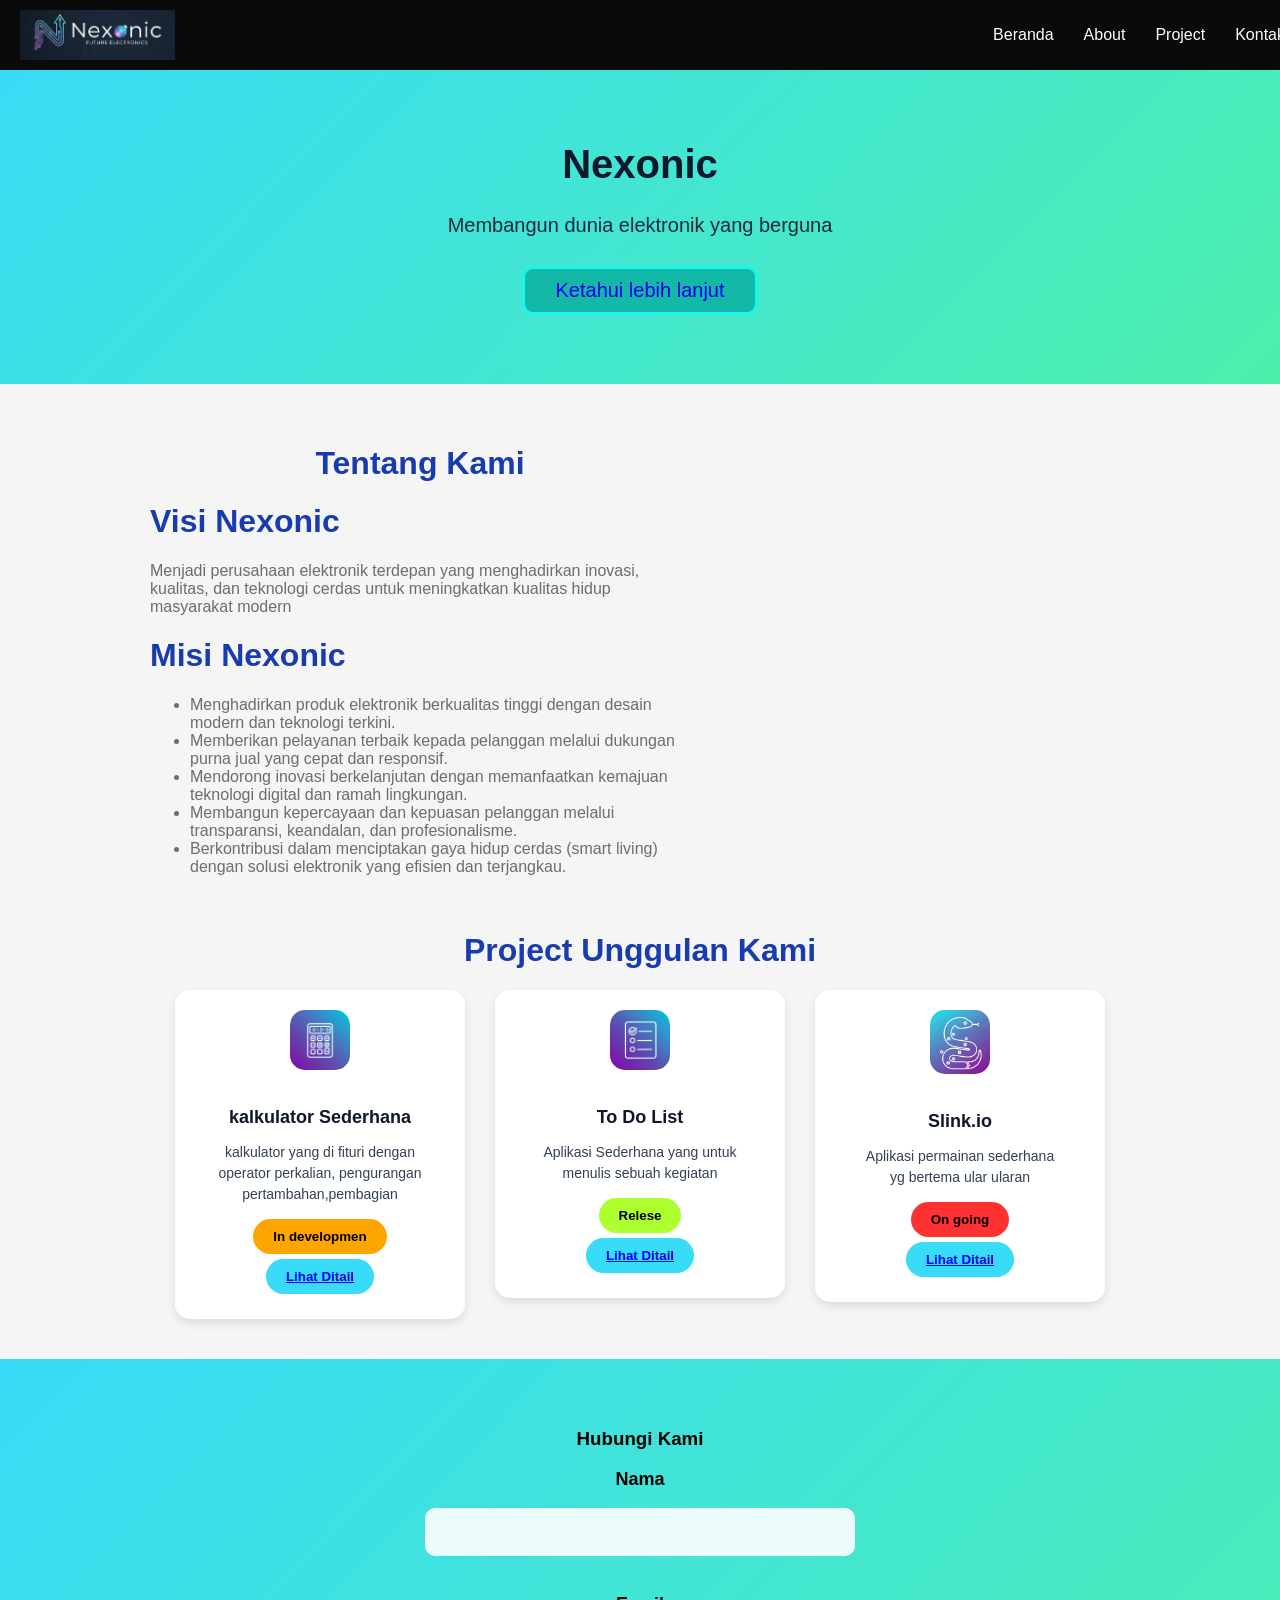
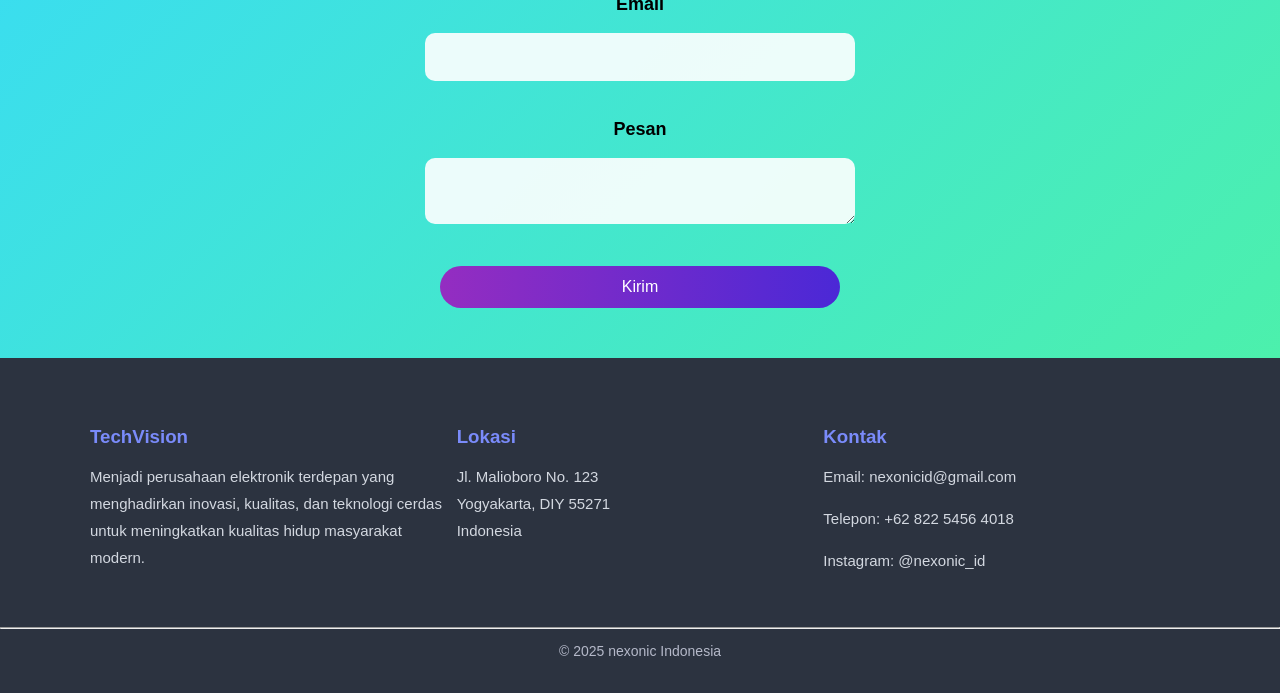
<file: index.html>
<!DOCTYPE html>
<html lang="en">
<head>
    <meta charset="UTF-8">
    <meta name="viewport" content="width=device-width, initial-scale=1.0">
    <link rel="stylesheet" href="style.css">
    <title>Nexonic - Innovate Beyond Limits</title>
</head>
<body>
    <nav>
        <img src="assets/Screenshot 2025-10-28 085207.png" alt="Logo Nexonic" class="logo">
        <ul>
            <li><a href="#home">Beranda</a></li>
            <li><a href="#Tentang">About</a></li>
            <li><a href="#Project">Project</a></li>
            <li><a href="#Kontak">Kontak</a></li>
        </ul>
    </nav>
    <header>
        <h1 id="home">Nexonic</h1>
        <p>Membangun dunia elektronik yang berguna</p>
        <button class="btn-biru"><a href="#Tentang">Ketahui lebih lanjut</a></button>
    </header>
        <main>
        
    <span>
        <div id="Tentang">
            <h1 class="judul">Tentang Kami</h1>
        <h1 class="visi">Visi Nexonic</h1>
        <p class="deskirpsi">Menjadi perusahaan elektronik terdepan yang menghadirkan inovasi, kualitas, 
            dan teknologi cerdas untuk meningkatkan kualitas hidup masyarakat modern</p>
        <h1 class="misi">Misi Nexonic</h1>
        <ul class="deskirpsi2">
            <li>Menghadirkan produk elektronik berkualitas tinggi dengan desain modern dan teknologi terkini.</li>
            <li>Memberikan pelayanan terbaik kepada pelanggan melalui dukungan purna jual yang cepat dan responsif.</li>
            <li>Mendorong inovasi berkelanjutan dengan memanfaatkan kemajuan teknologi digital dan ramah lingkungan.</li>
            <li>Membangun kepercayaan dan kepuasan pelanggan melalui transparansi, keandalan, dan profesionalisme.</li>
            <li>Berkontribusi dalam menciptakan gaya hidup cerdas (smart living) dengan solusi elektronik yang efisien dan terjangkau.</li>
        </ul>
    </div>
        <div class="slideshow" >
  <div class="slide fade">
    <img src="assets/persahaan.png.png" alt="tmpt perusahaan" >
  </div>
  <div class="slide fade">
    <img src="assets/kantor.png" alt="Tmpt kerja karyawan">
  </div>
  <div class="slide fade">
    <img src="assets/rapat.png" alt="lingkungan karyawan">
  </div>
</div>
</span>
<h1 class="judul2" id="Project">Project Unggulan Kami</h1>
<div class="Project">
    <ul class="list">
        <li>
            <img src="assets/kalokulator.png" alt="kalokulator" width="40px">
            <h3>kalkulator Sederhana</h3>
            <p>kalkulator yang di fituri dengan <br>operator perkalian, pengurangan <br>pertambahan,pembagian</p>
            <button class="label1">In developmen</button>
            <button class="label2"><a href="project/kalkulator.html">Lihat Ditail</a></button>
        </li>
        <li>
            <img src="assets/todolist.png" alt="To Do List" width="40px">
            <h3>To Do List</h3>
            <p>Aplikasi Sederhana yang untuk <br>menulis sebuah kegiatan</p>
             <button class="label3">Relese</button>
            <button class="label2"><a href="project/todolist.html">Lihat Ditail</a></button>
        </li>
        <li>
            <img src="assets/ular.png" alt="Slink.io" width="40px">
            <h3>Slink.io</h3>
            <p>Aplikasi permainan sederhana <br>yg bertema ular ularan</p>
             <button class="label4">On going</button>
            <button class="label2"><a href="project/slink.html">Lihat Ditail</a></button>
        </li>
    </ul>
</div>
    </main>
    <footer id="Kontak">
        <h3 class="judul3">Hubungi Kami</h3>
        <div class="input">
        <label for="#">Nama</label><br><br>
        <input type="text" id="name" name="name" required><br><br>
        <label for="#">Email</label><br><br>
        <input type="text" id="Email" name="Email" required><br><br>
        <label for="#">Pesan</label><br><br>
        <textarea name="message" id="message" required></textarea><br><br>
        <button class="button">Kirim</button>
    </div>
    </footer>
    <section>
  <div class="footer-container">
    <div class="footer-section">
      <h3>TechVision</h3>
      <p>Menjadi perusahaan elektronik terdepan yang menghadirkan inovasi, kualitas, dan teknologi cerdas untuk meningkatkan kualitas hidup masyarakat modern.</p>
    </div>

    <div class="footer-section">
      <h3>Lokasi</h3>
      <p>Jl. Malioboro No. 123<br>Yogyakarta, DIY 55271<br>Indonesia</p>
    </div>

    <div class="footer-section">
      <h3>Kontak</h3>
      <p>Email: nexonicid@gmail.com</p>
      <p>Telepon: +62 822 5456 4018</p>
      <p>Instagram: @nexonic_id</p>
    </div>
  </div>

  <hr>

  <div class="footer-bottom">
    <p>© 2025 nexonic Indonesia</p>
  </div>
</section>
</body>
</html>
</file>
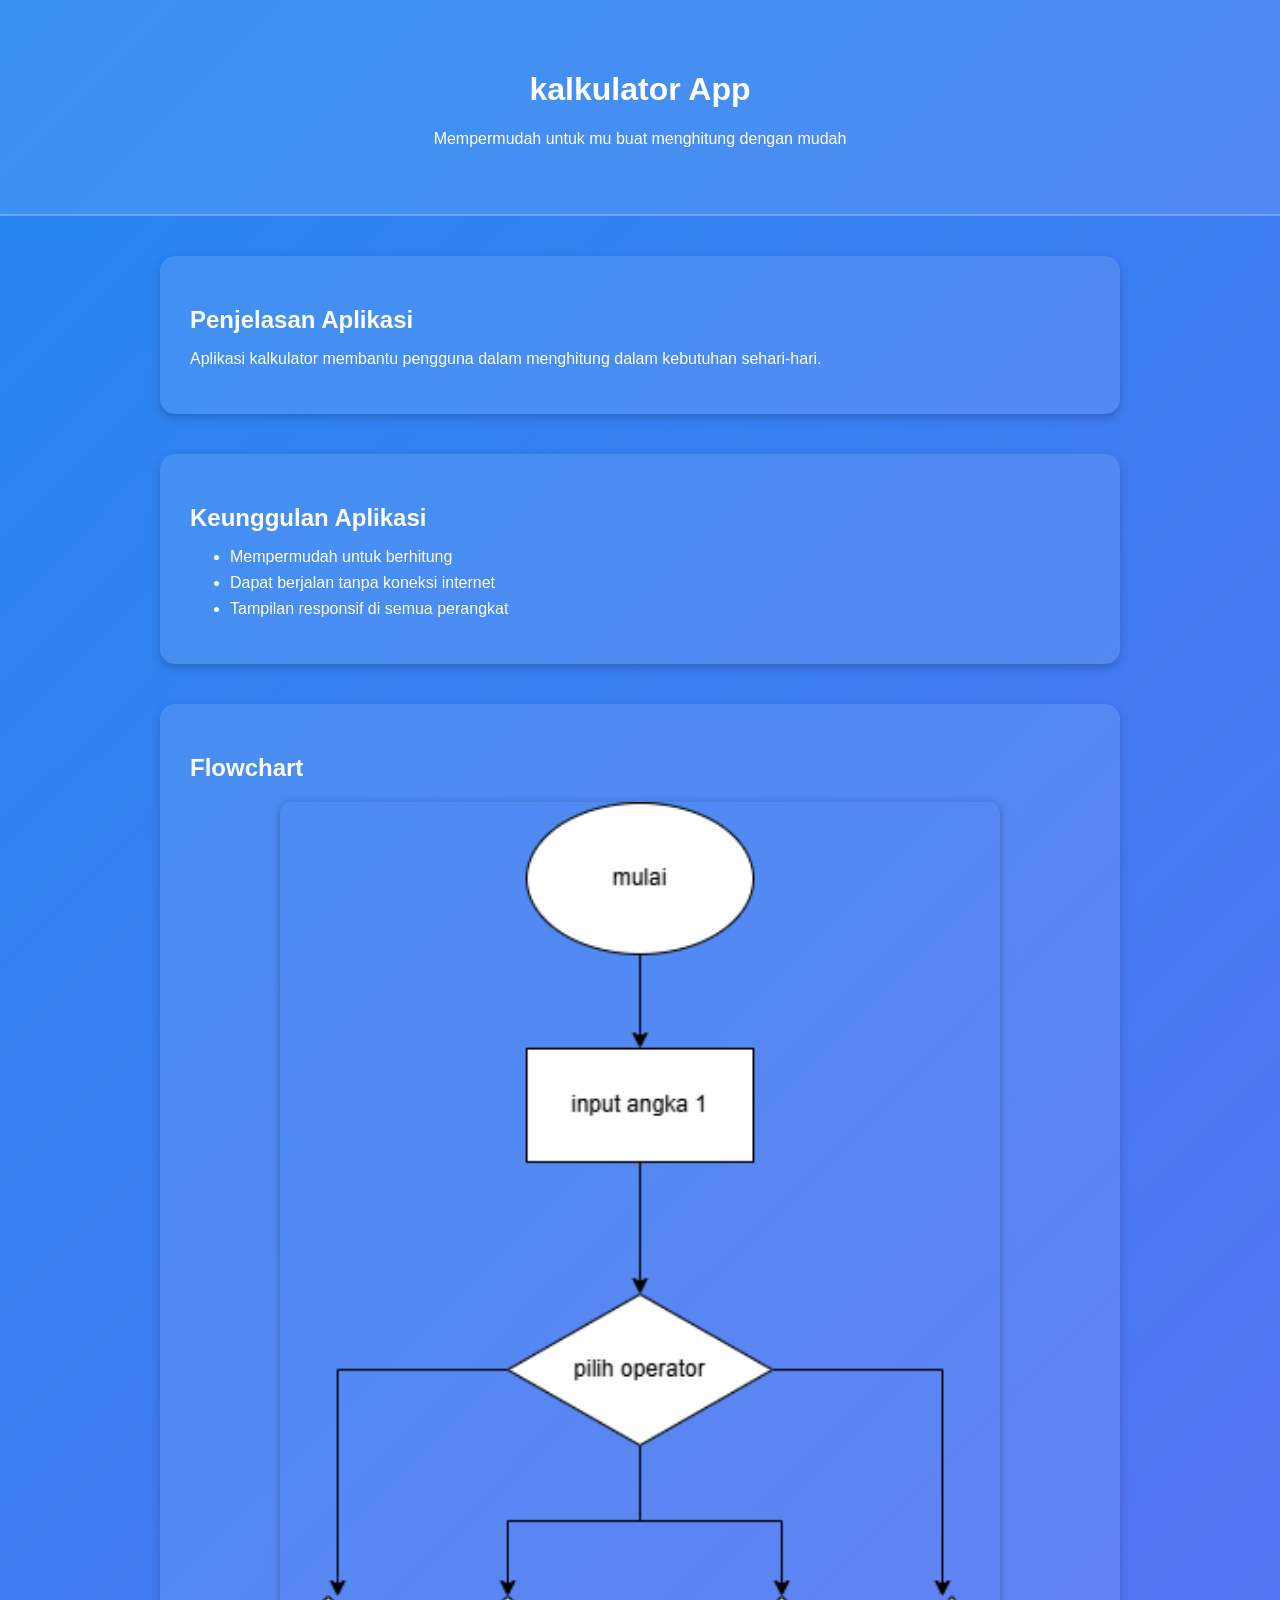
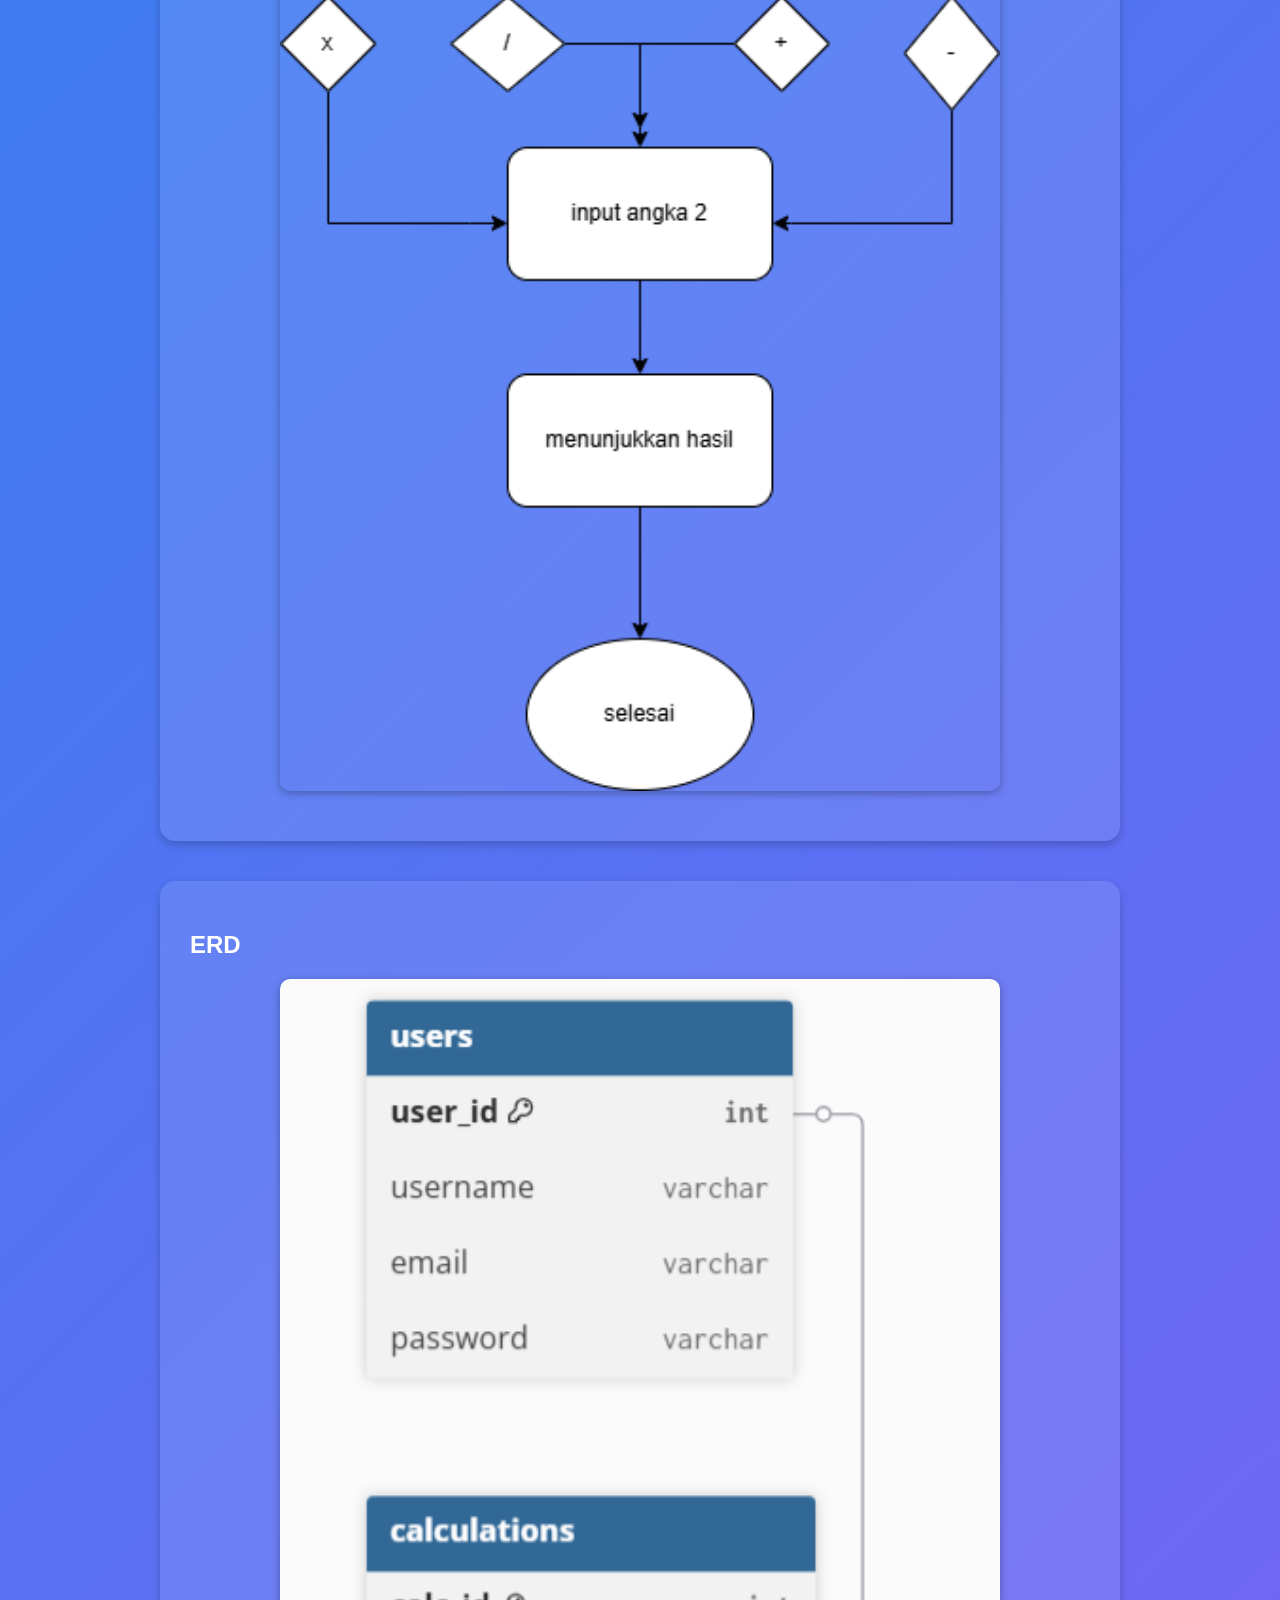
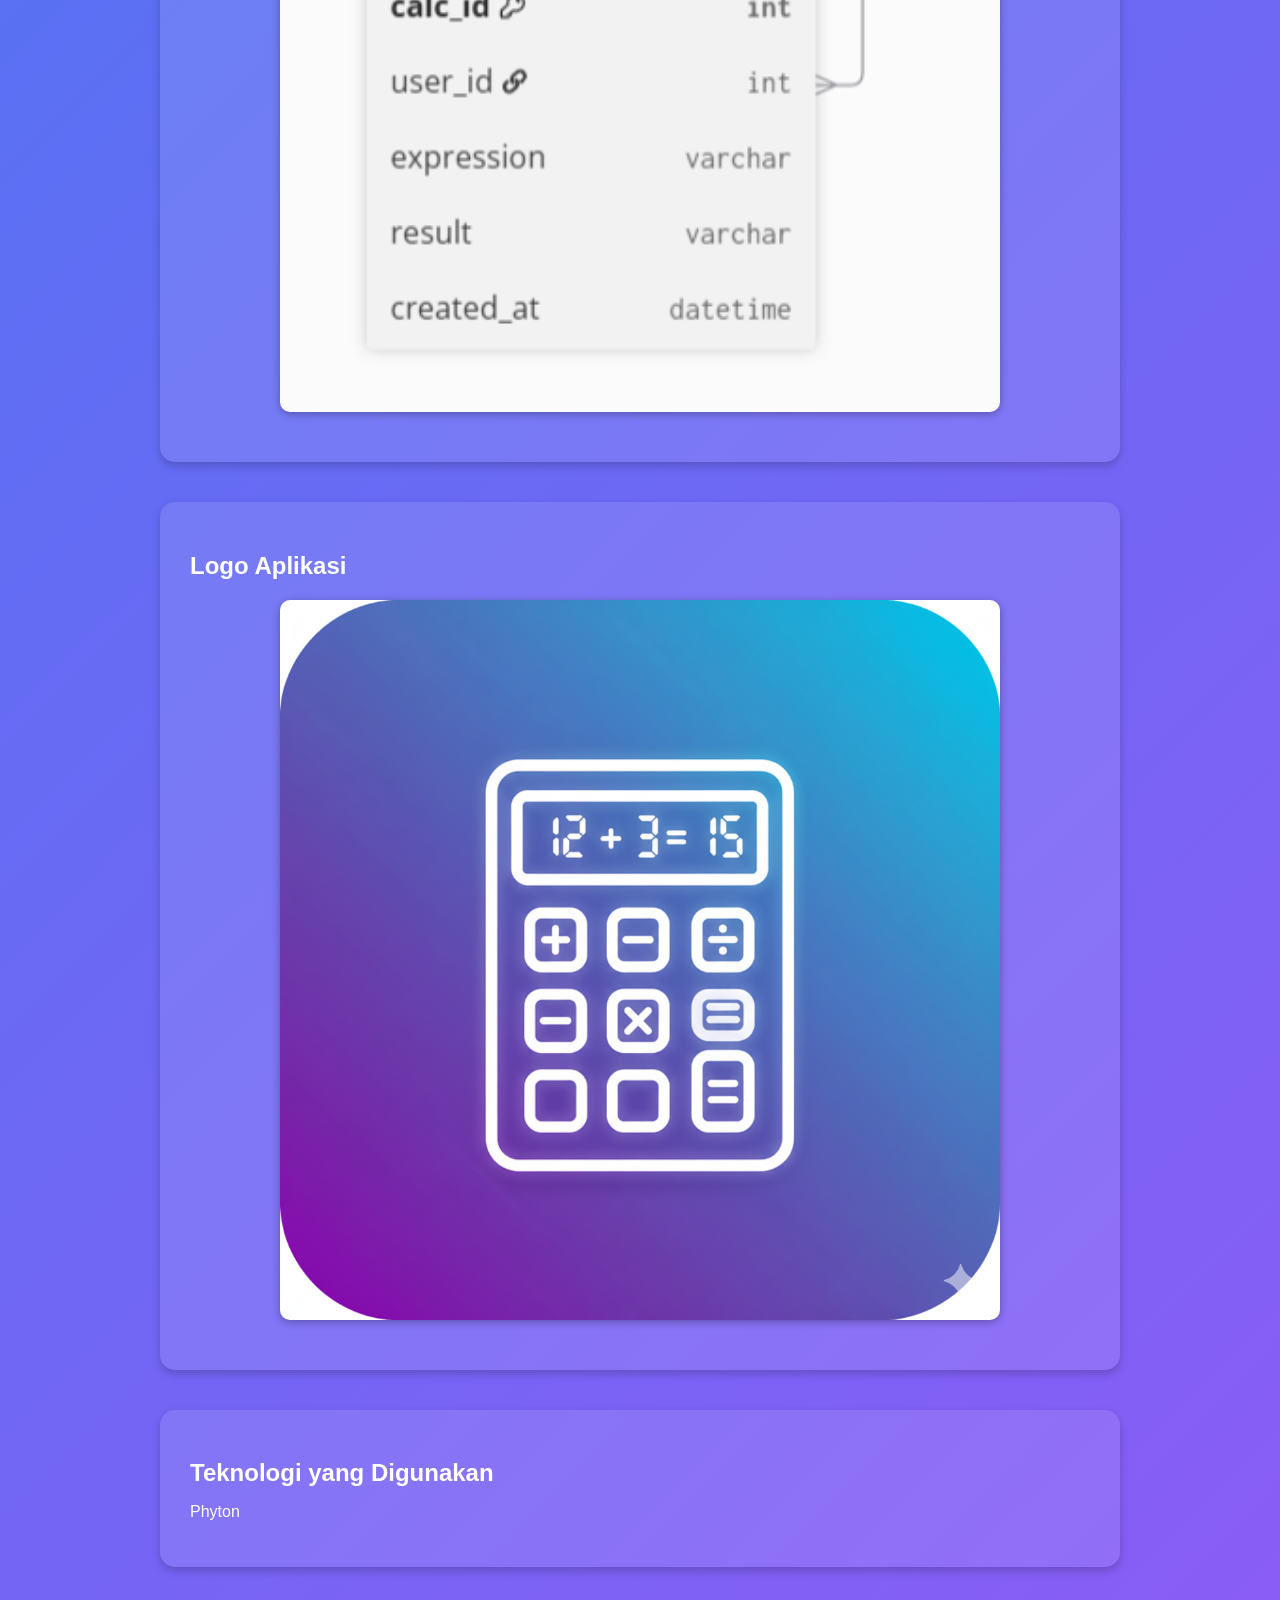
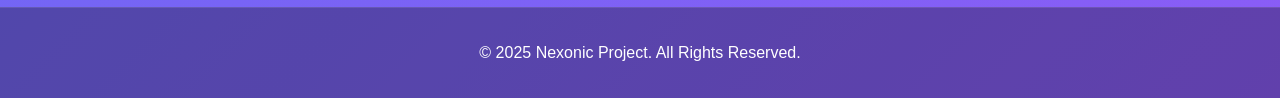
<file: project/kalkulator.html>
<!DOCTYPE html>
<html lang="id">
<head>
  <meta charset="UTF-8">
  <meta name="viewport" content="width=device-width, initial-scale=1.0">
  <title>Detail Proyek - kalkulator APP</title>
  <link rel="stylesheet" href="todolist.css">
</head>
<body>
  <header class="header-detail">
    <h1>kalkulator App</h1>
    <p>Mempermudah untuk mu buat menghitung dengan mudah</p>
  </header>

  <section class="project-section">
    <h2>Penjelasan Aplikasi</h2>
    <p>Aplikasi kalkulator membantu pengguna dalam menghitung dalam kebutuhan sehari-hari. </p>
  </section>

  <section class="project-section">
    <h2>Keunggulan Aplikasi</h2>
    <ul>
      <li>Mempermudah untuk berhitung</li>
      <li>Dapat berjalan tanpa koneksi internet</li>
      <li>Tampilan responsif di semua perangkat</li>
    </ul>
  </section>

  <section class="project-section">
    <h2>Flowchart</h2>
    <img src="../assets/kalkulatorpng.drawio.png" alt="Flowchart To Do List" class="diagram">
  </section>

  <section class="project-section">
    <h2>ERD</h2>
    <img src="../assets/kalkulator.png" alt="ERD To Do List" class="diagram">
  </section>

  <section class="project-section">
    <h2>Logo Aplikasi</h2>
    <img src="../assets/kalokulator.png" alt="Logo To Do List" class="logo">
  </section>

  <section class="project-section">
    <h2>Teknologi yang Digunakan</h2>
    <p>Phyton</p>
  </section>

  <footer class="footer">
    <p>© 2025 Nexonic Project. All Rights Reserved.</p>
  </footer>
</body>
</html>
</file>
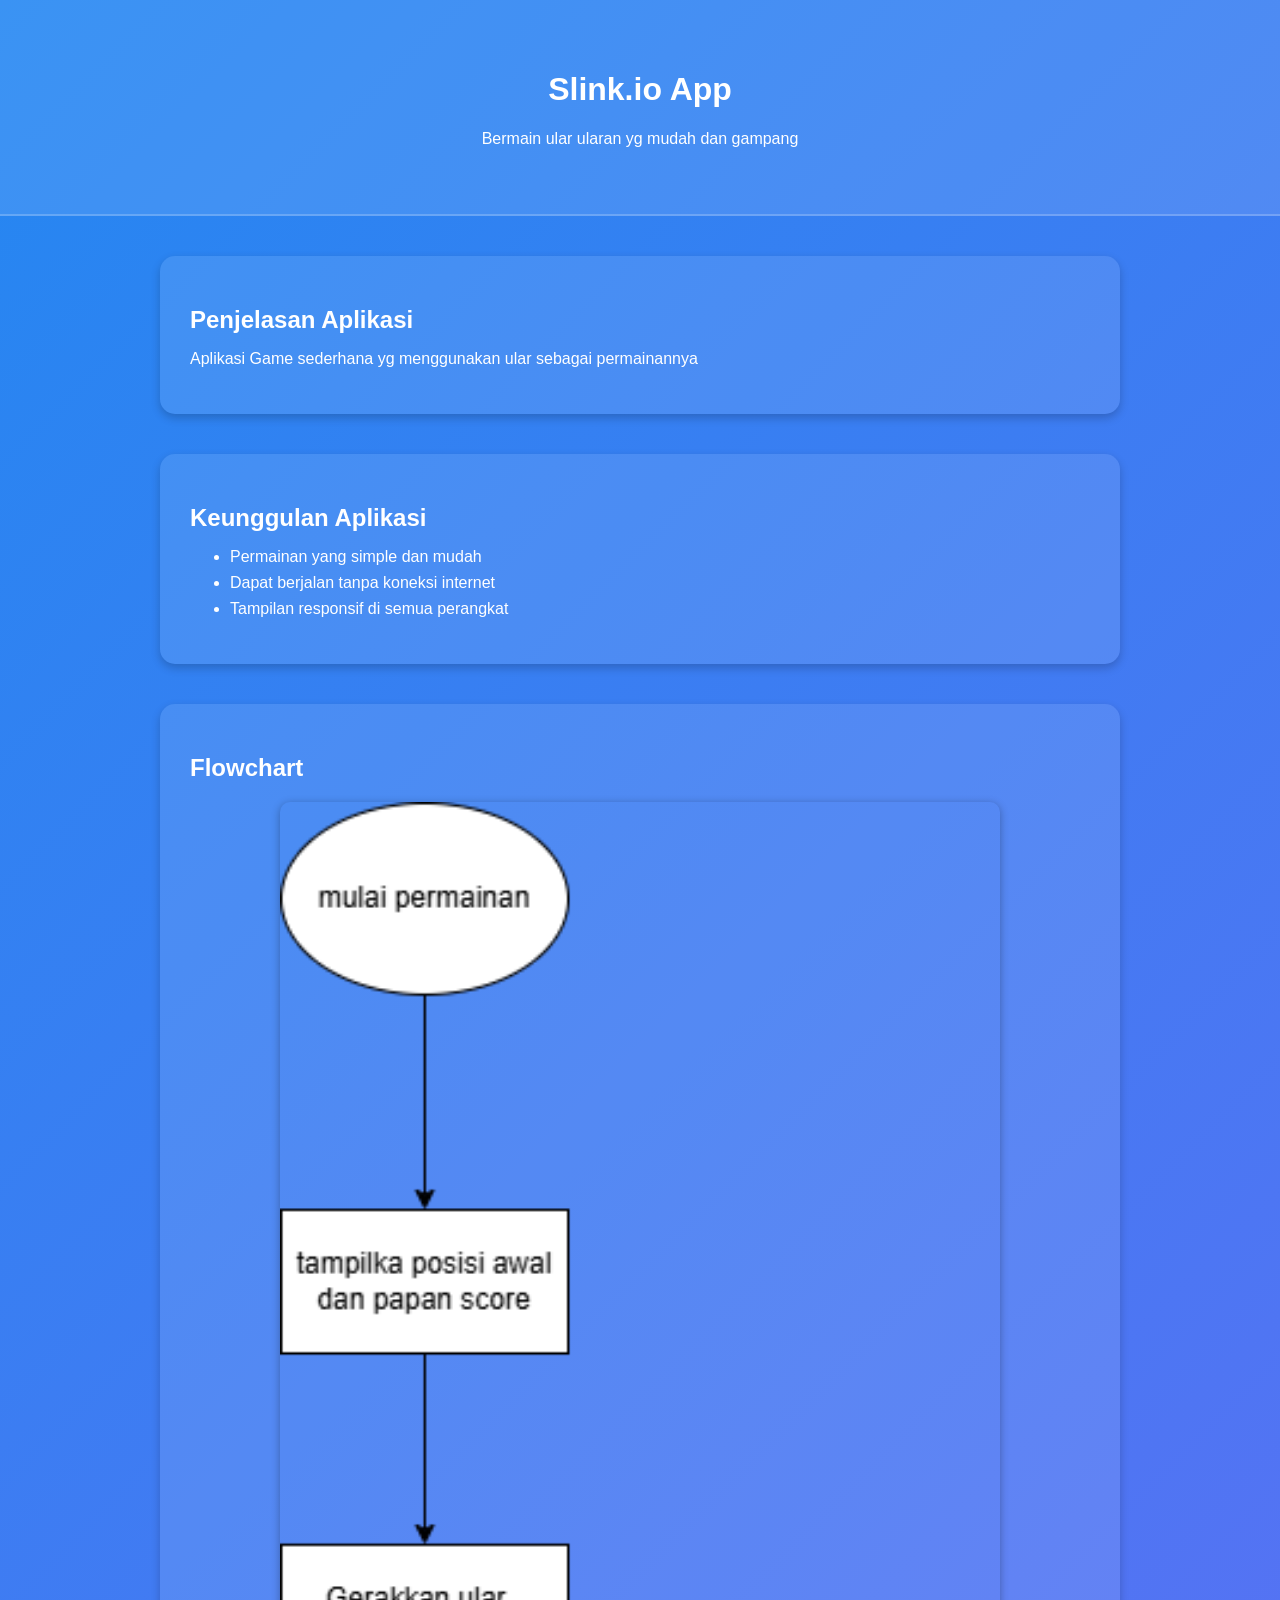
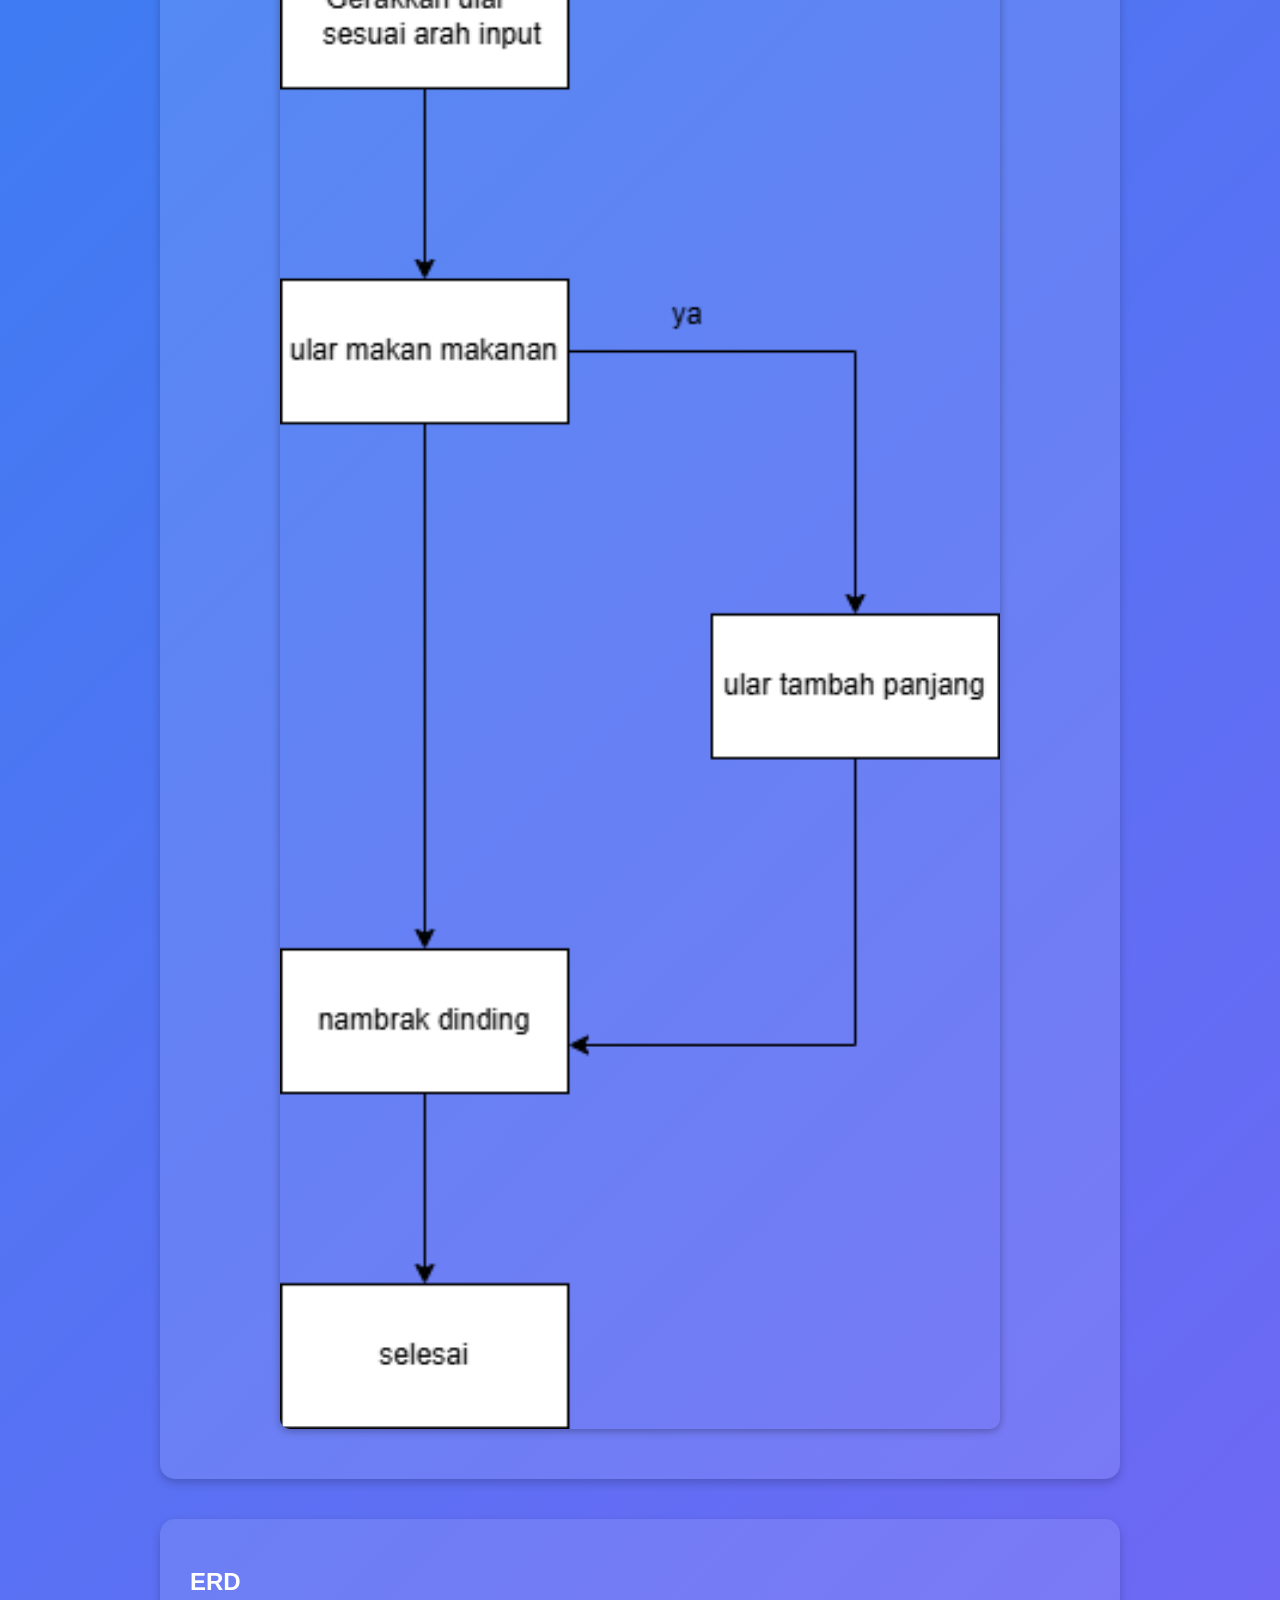
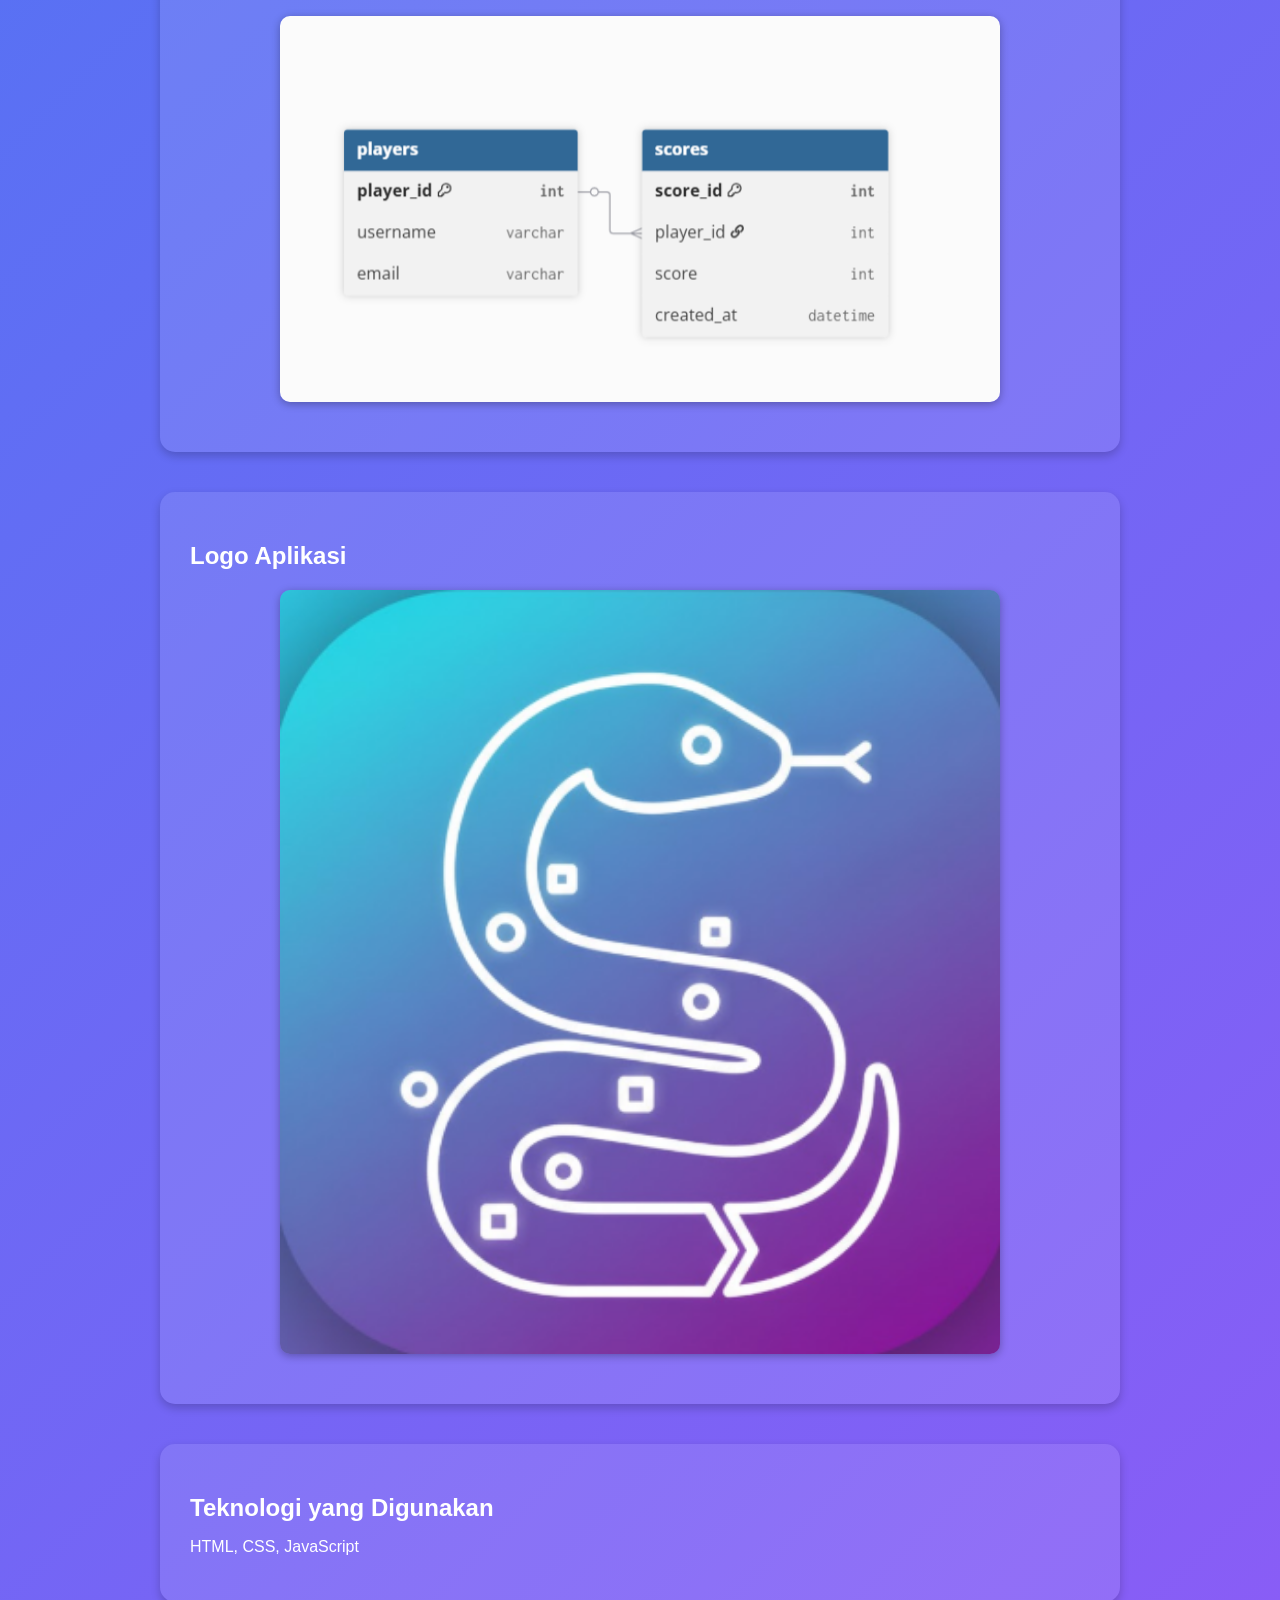
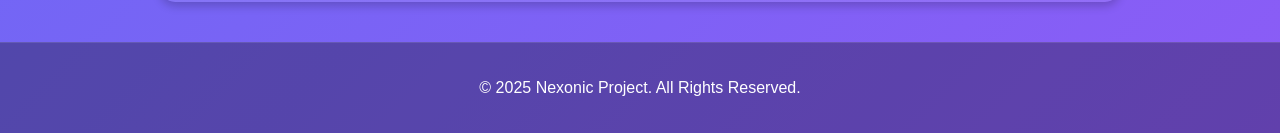
<file: project/slink.html>
<!DOCTYPE html>
<html lang="id">
<head>
  <meta charset="UTF-8">
  <meta name="viewport" content="width=device-width, initial-scale=1.0">
  <title>Detail Proyek - Slink.io App</title>
  <link rel="stylesheet" href="todolist.css">
</head>
<body>
  <header class="header-detail">
    <h1>Slink.io App</h1>
    <p>Bermain ular ularan yg mudah dan gampang</p>
  </header>

  <section class="project-section">
    <h2>Penjelasan Aplikasi</h2>
    <p>Aplikasi Game sederhana yg menggunakan ular sebagai permainannya</p>
  </section>

  <section class="project-section">
    <h2>Keunggulan Aplikasi</h2>
    <ul>
      <li>Permainan yang simple dan mudah</li>
      <li>Dapat berjalan tanpa koneksi internet</li>
      <li>Tampilan responsif di semua perangkat</li>
    </ul>
  </section>

  <section class="project-section">
    <h2>Flowchart</h2>
    <img src="../assets/slinkio.drawio.png" alt="Flowchart slink.io" class="diagram">
  </section>

  <section class="project-section">
    <h2>ERD</h2>
    <img src="../assets/slink.ioedr.png" alt="ERD slink.io" class="diagram">
  </section>

  <section class="project-section">
    <h2>Logo Aplikasi</h2>
    <img src="../assets/ular.png" alt="Logo slink.io" class="logo">
  </section>

  <section class="project-section">
    <h2>Teknologi yang Digunakan</h2>
    <p>HTML, CSS, JavaScript</p>
  </section>

  <footer class="footer">
    <p>© 2025 Nexonic Project. All Rights Reserved.</p>
  </footer>
</body>
</html>
</file>
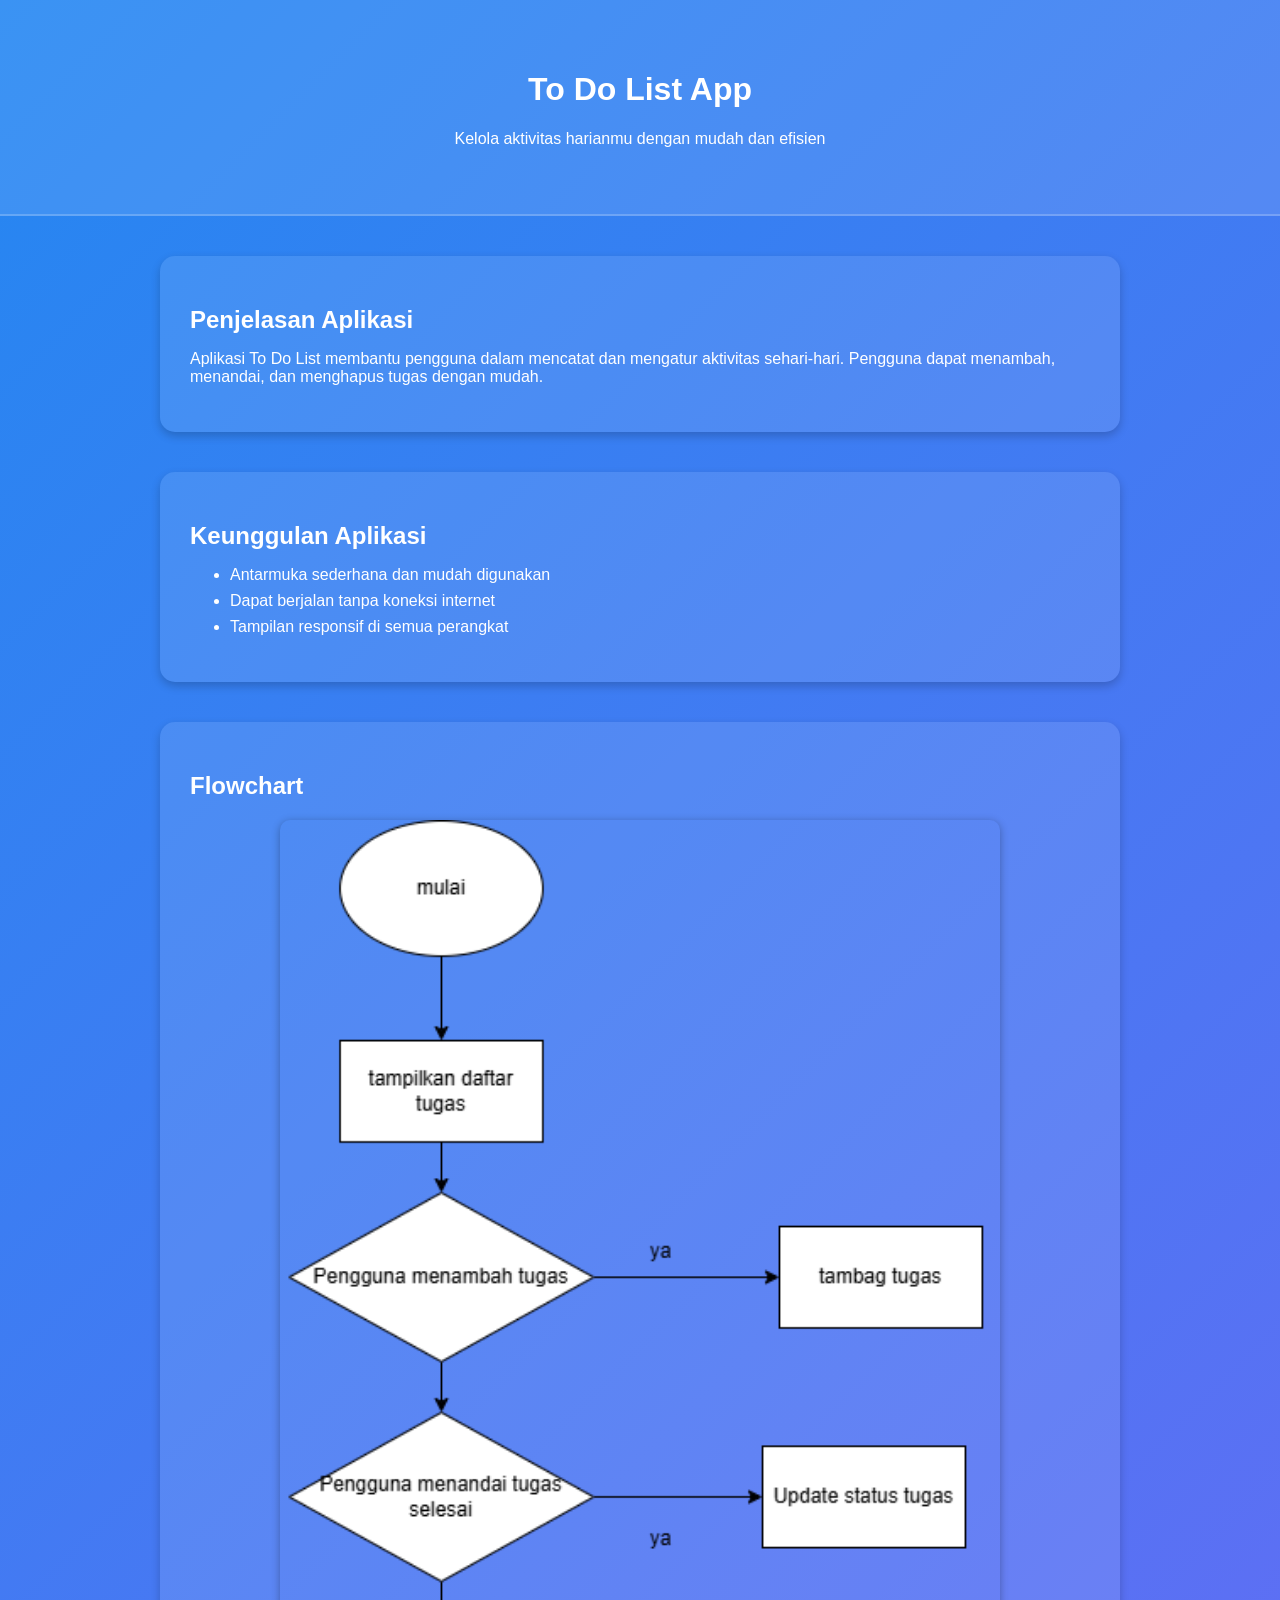
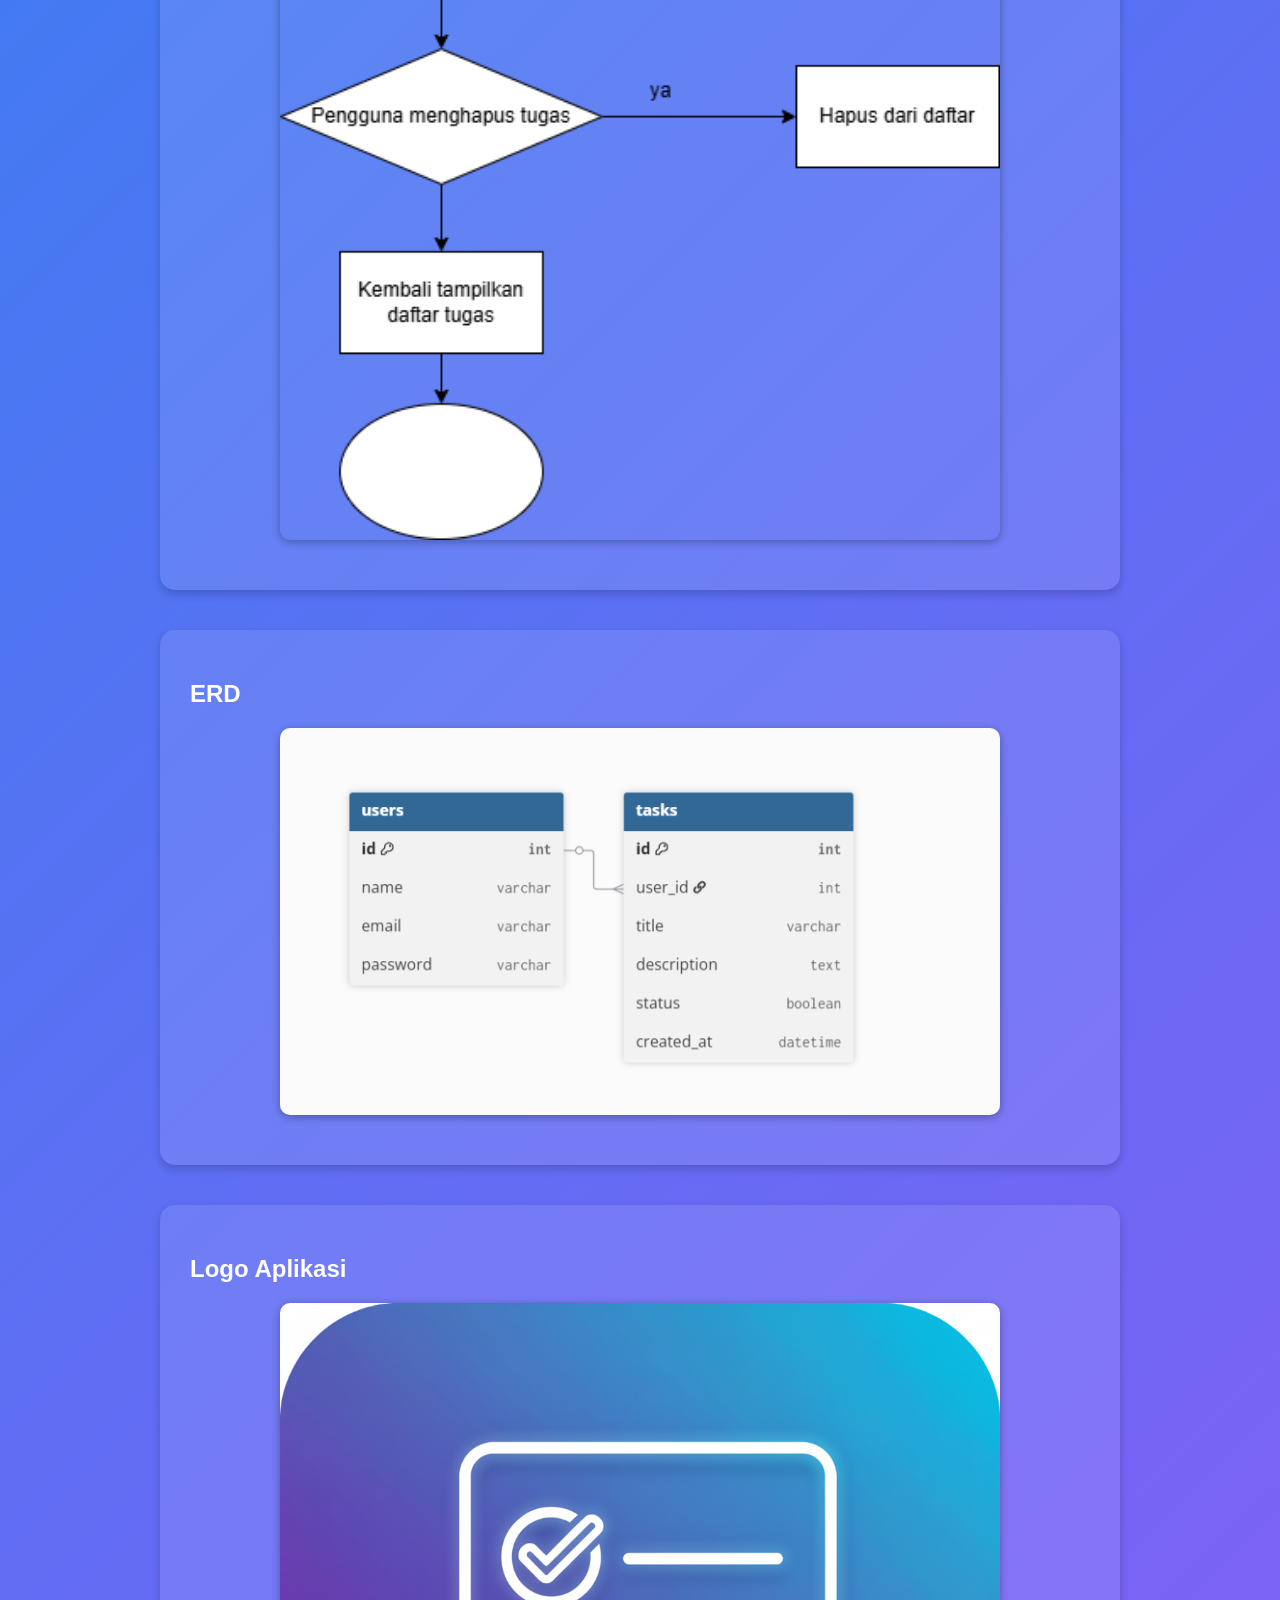
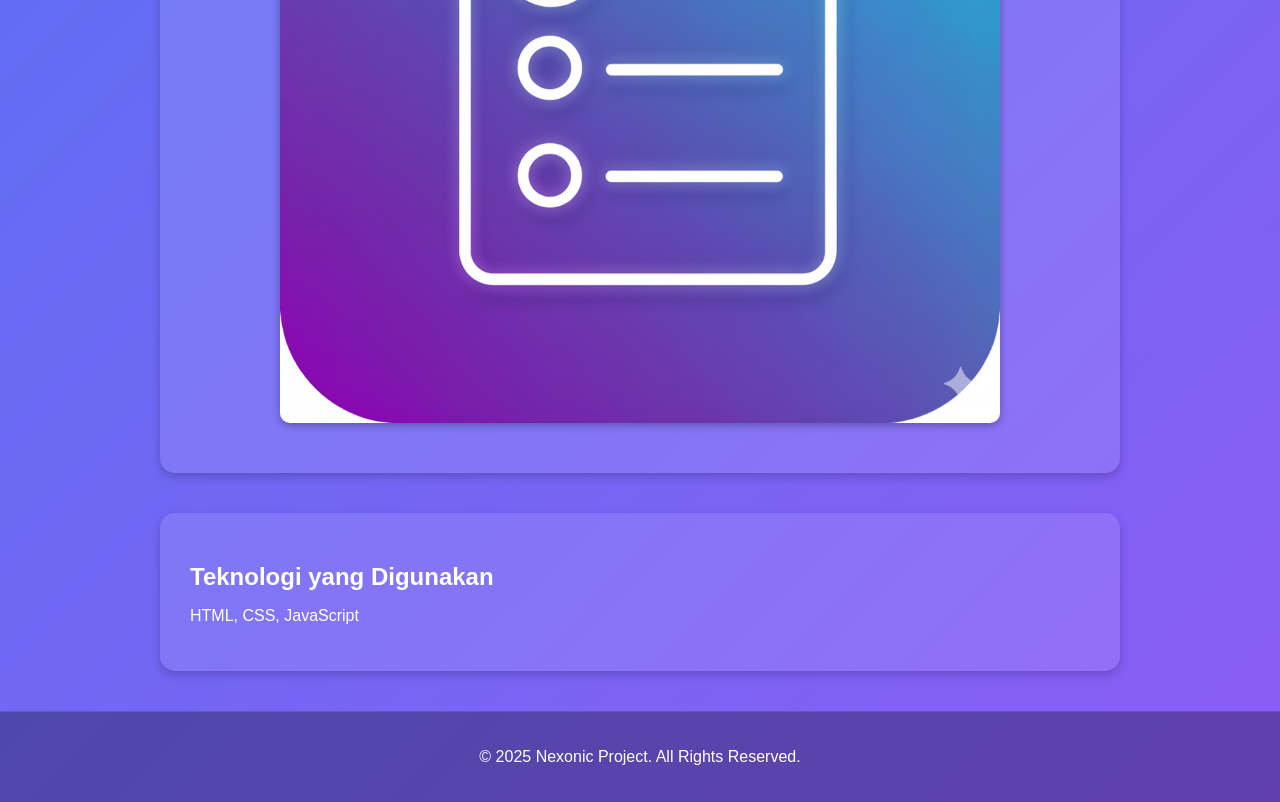
<file: project/todolist.html>
<!DOCTYPE html>
<html lang="id">
<head>
  <meta charset="UTF-8">
  <meta name="viewport" content="width=device-width, initial-scale=1.0">
  <title>Detail Proyek - To Do List App</title>
  <link rel="stylesheet" href="todolist.css">
</head>
<body>
  <header class="header-detail">
    <h1>To Do List App</h1>
    <p>Kelola aktivitas harianmu dengan mudah dan efisien</p>
  </header>

  <section class="project-section">
    <h2>Penjelasan Aplikasi</h2>
    <p>Aplikasi To Do List membantu pengguna dalam mencatat dan mengatur aktivitas sehari-hari. 
    Pengguna dapat menambah, menandai, dan menghapus tugas dengan mudah.</p>
  </section>

  <section class="project-section">
    <h2>Keunggulan Aplikasi</h2>
    <ul>
      <li>Antarmuka sederhana dan mudah digunakan</li>
      <li>Dapat berjalan tanpa koneksi internet</li>
      <li>Tampilan responsif di semua perangkat</li>
    </ul>
  </section>

  <section class="project-section">
    <h2>Flowchart</h2>
    <img src="../assets/todolist.drawio.png" alt="Flowchart To Do List" class="diagram">
  </section>

  <section class="project-section">
    <h2>ERD</h2>
    <img src="../assets/todolisterd.png" alt="ERD To Do List" class="diagram">
  </section>

  <section class="project-section">
    <h2>Logo Aplikasi</h2>
    <img src="../assets/todolist.png" alt="Logo To Do List" class="logo">
  </section>

  <section class="project-section">
    <h2>Teknologi yang Digunakan</h2>
    <p>HTML, CSS, JavaScript</p>
  </section>

  <footer class="footer">
    <p>© 2025 Nexonic Project. All Rights Reserved.</p>
  </footer>
</body>
</html>
</file>
<file: style.css>
body {
  padding-top: 15px;
  margin: 0;
  font-family: 'Poppins', sans-serif;
}
.logo {
  height: 50px;
  margin-right: 10px;
}
nav {
  display: flex;
  justify-content: space-between;
  align-items: center;
  background-color: #0A0A0A;
  position: fixed;
  top: 0;
  left: 0;
  width: 100%;
  z-index: 1000;
  padding: 10px 20px;
}
nav ul {
  list-style-type: none;
  display: flex;
  align-items: center;
  margin: 0;
  padding: 0;
}
nav li {
  padding: 0px 15px;
}
nav a {
  text-decoration: none;
  color: #FFFFFF;
  font-size: 16px;
}
header {
  text-align: center;
  background: linear-gradient(135deg, #38dbf8, #4cf0ac);
  padding: 100px 20px 60px;
}
header a {
  text-decoration: none;
}
header h1 {
  font-weight: bold;
  font-size: 40px;
  color: #0F172A;
}
header p {
  font-size: 20px;
  color: #1E293B;
}
header button {
  font-size: 20px;
  border: 2px solid #00ffff;
  border-radius: 10px;
  padding: 10px 30px;
  background-color: #14B8A6;
  color: #FFFFFF;
  cursor: pointer;
  animation: neonglow 1.5s infinite alternate;
  margin: 10px;
  transition: all 0.3s ease;
}
@keyframes neonglow {
  0% { box-shadow: 0 0 0px #00ffff; }
  100% { box-shadow: 0 0 30px #00D8FF; }
}
.btn-biru:hover {
  background-color: #0284C7;
  transform: translateY(-3px);
  box-shadow: 0 6px 15px rgba(2, 132, 199, 0.3);
}
main {
  background-color: whitesmoke;
  color: #1e293b;
  padding: 40px 20px;
}
.judul {
  text-align: center;
  color: #183bb0;
}
main span {
  display: flex;
  flex-wrap: wrap;
  align-items: center;
  justify-content: center;
}
.visi, .misi {
  color: #183bb0;
}
.deskirpsi, .deskirpsi2 {
  color: #12151d9b;
  max-width: 500px;
}
.slideshow {
  position: relative;
  width: 100%;
  max-width: 400px;
  margin: 20px;
  border-radius: 20px;
  box-shadow: 0 8px 20px rgba(0,0,0,0.2);
}
.slide {
  position: absolute;
  width: 100%;
  opacity: 0;
  animation: fadeSlide 12s infinite;
}
.slide img {
  width: 100%;
  border-radius: 20px;
}
.slide:nth-child(1) { animation-delay: 0s; }
.slide:nth-child(2) { animation-delay: 4s; }
.slide:nth-child(3) { animation-delay: 8s; }
@keyframes fadeSlide {
  0% { opacity: 0; }
  10% { opacity: 1; }
  30% { opacity: 1; }
  40% { opacity: 0; }
  100% { opacity: 0; }
}
.judul2 {
  text-align: center;
  color: #183bb0;
  margin-top: 40px;
}
.Project {
  display: flex;
  justify-content: center;
  flex-wrap: wrap;
}
.list {
  list-style-type: none;
  display: flex;
  justify-content: center;
  align-items: flex-start;
  gap: 30px;
  flex-wrap: wrap;
  padding: 0;
  margin: 0 auto;
  max-width: 1000px;
}
.list li {
  background: white;
  padding: 20px;
  border-radius: 15px;
  width: 250px;
  box-shadow: 0 4px 10px rgba(0,0,0,0.1);
  transition: transform 0.3s ease, box-shadow 0.3s ease;
  text-align: center;
}
.list li:hover {
  transform: translateY(-5px);
  box-shadow: 0 8px 20px rgba(0,0,0,0.15);
}
.list img {
  width: 60px;
  margin-bottom: 15px;
  border-radius: 15px;
}
.list h3 {
  color: #0F172A;
  font-size: 18px;
  margin-bottom: 10px;
}
.list p {
  color: #334155;
  font-size: 14px;
  line-height: 1.5;
}
.label1, .label2, .label3, .label4 {
  padding: 10px 20px;
  border: none;
  border-radius: 50px;
  font-weight: bold;
  display: block;
  margin: 5px auto;
}
.label1 { background-color: orange; }
.label2 { background-color: #38dbf8; }
.label3 { background-color: greenyellow; }
.label4 { background-color: rgb(254, 50, 50); }
footer {
  text-align: center;
  background: linear-gradient(135deg, #38dbf8, #4cf0ac);
  padding: 50px 20px;
}
input, textarea {
  width: 100%;
  max-width: 400px;
  padding: 15px;
  border: none;
  border-radius: 10px;
  background: rgba(255,255,255,0.9);
  font-size: 16px;
  margin-bottom: 20px;
  outline: none;
}
label {
  font-size: 18px;
  font-weight: bold;
}
.button {
  background: linear-gradient(90deg, #942dc1, #4b28d6);
  color: white;
  border: none;
  padding: 12px 30px;
  border-radius: 50px;
  cursor: pointer;
  font-size: 16px;
  font-weight: 500;
  transition: 0.3s;
  width: 100%;
  max-width: 400px;
}
.button:hover {
  transform: translateY(-2px);
  box-shadow: 0 5px 15px rgba(71, 28, 171, 0.605);
}
section {
  background-color: #2C3340;
  color: #d3d8e0;
  padding: 50px 0 20px;
}
.footer-container {
  display: flex;
  justify-content: space-around;
  align-items: flex-start;
  flex-wrap: wrap;
  max-width: 1100px;
  margin: 0 auto;
  padding: 0 30px;
}
.footer-section {
  flex: 1;
  min-width: 250px;
  margin-bottom: 30px;
}
.footer-section h3 {
  color: #7A8BFA;
  font-weight: 600;
  margin-bottom: 15px;
}
.footer-section p {
  line-height: 1.8;
  font-size: 15px;
}
footer hr {
  border: none;
  border-top: 1px solid rgba(255,255,255,0.1);
  margin: 30px auto;
  width: 90%;
}
.footer-bottom {
  text-align: center;
  font-size: 14px;
  color: #b5b9c9;
}
@media (max-width: 768px) {
  nav {
    flex-direction: column;
    align-items: flex-start;
  }
  nav ul {
    flex-direction: column;
    width: 100%;
  }
  nav li {
    padding: 10px 0;
  }
  header h1 {
    font-size: 28px;
  }
  header p {
    font-size: 16px;
  }
  .deskirpsi, .deskirpsi2 {
    text-align: center;
  }
  .Project {
    flex-direction: column;
    align-items: center;
  }
  input, textarea, .button {
    width: 90%;
  }
}
@media (max-width: 480px) {
  nav img.logo {
    height: 40px;
  }
  header {
    padding: 80px 10px 50px;
  }
  header h1 {
    font-size: 24px;
  }
  header button {
    font-size: 16px;
    padding: 8px 20px;
  }
  .list li {
    width: 90%;
  }
  .footer-container {
    flex-direction: column;
    text-align: center;
  }
}
</file>
<file: project/todolist.css>
body {
  font-family: "Poppins", sans-serif;
  margin: 0;
  background: linear-gradient(135deg, #2487f1, #8b5cf6);
  color: white;
}

.header-detail {
  text-align: center;
  padding: 50px 20px;
  background: rgba(255, 255, 255, 0.1);
  border-bottom: 2px solid rgba(255, 255, 255, 0.2);
}

.project-section {
  max-width: 900px;
  margin: 40px auto;
  background: rgba(255, 255, 255, 0.1);
  padding: 30px;
  border-radius: 15px;
  box-shadow: 0 4px 10px rgba(0, 0, 0, 0.2);
}

.project-section h2 {
  color: #fff;
  margin-bottom: 15px;
}

.diagram, .logo {
  display: block;
  margin: 20px auto;
  width: 80%;
  border-radius: 10px;
  box-shadow: 0 2px 8px rgba(0,0,0,0.3);
}

ul li {
  margin-bottom: 8px;
}

.footer {
  text-align: center;
  padding: 20px;
  background: rgba(0, 0, 0, 0.3);
  border-top: 1px solid rgba(255, 255, 255, 0.1);
}
</file>
